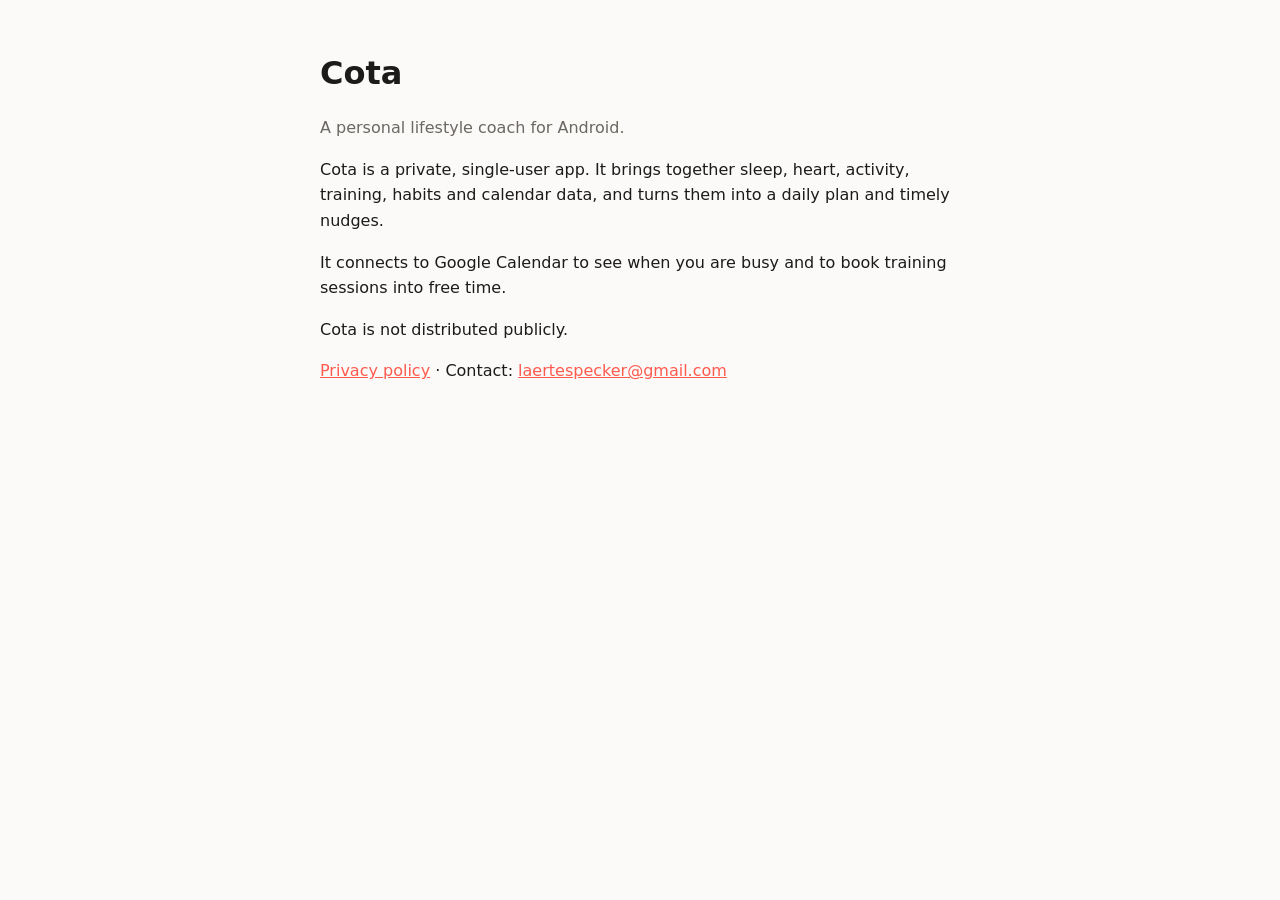
<file: index.html>
<!doctype html>
<html lang="en"><head><meta charset="utf-8"><meta name="viewport" content="width=device-width,initial-scale=1">
<title>Cota</title><link rel="stylesheet" href="style.css"></head>
<body><main>
<h1>Cota</h1>
<p class="mute">A personal lifestyle coach for Android.</p>
<p>Cota is a private, single-user app. It brings together sleep, heart, activity, training, habits and calendar data, and turns them into a daily plan and timely nudges.</p>
<p>It connects to Google Calendar to see when you are busy and to book training sessions into free time.</p>
<p>Cota is not distributed publicly.</p>
<p><a href="privacy.html">Privacy policy</a> · Contact: <a href="mailto:laertespecker@gmail.com">laertespecker@gmail.com</a></p>
</main></body></html>
</file>
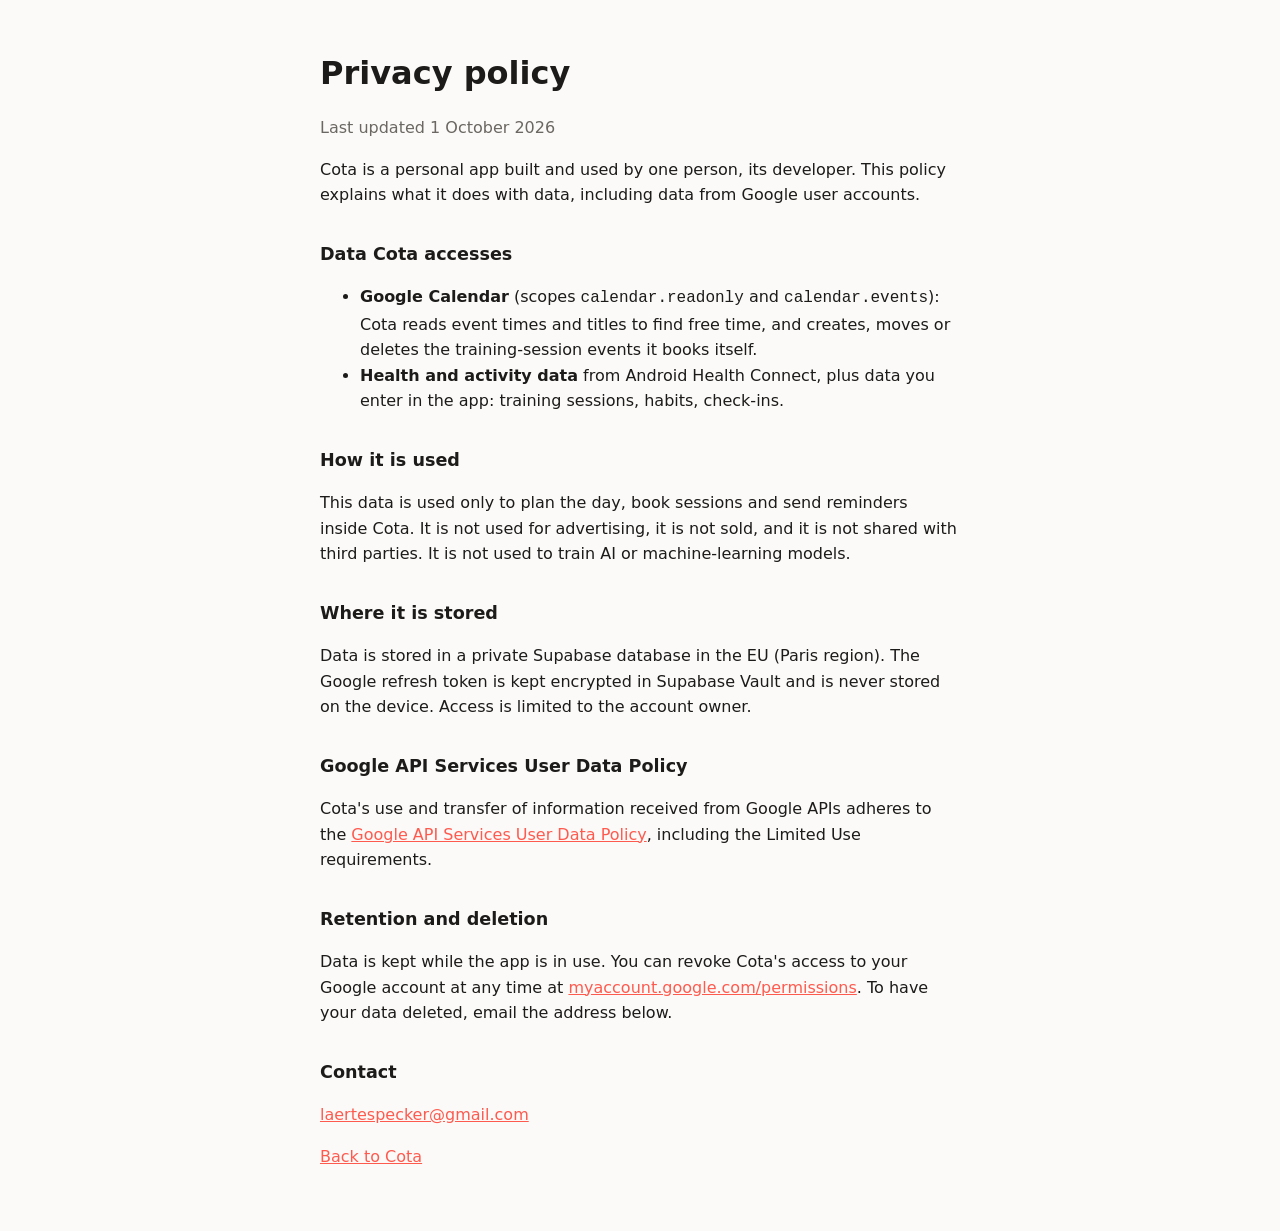
<file: privacy.html>
<!doctype html>
<html lang="en"><head><meta charset="utf-8"><meta name="viewport" content="width=device-width,initial-scale=1">
<title>Cota privacy policy</title><link rel="stylesheet" href="style.css"></head>
<body><main>
<h1>Privacy policy</h1>
<p class="mute">Last updated 1 October 2026</p>

<p>Cota is a personal app built and used by one person, its developer. This policy explains what it does with data, including data from Google user accounts.</p>

<h2>Data Cota accesses</h2>
<ul>
<li><strong>Google Calendar</strong> (scopes <code>calendar.readonly</code> and <code>calendar.events</code>): Cota reads event times and titles to find free time, and creates, moves or deletes the training-session events it books itself.</li>
<li><strong>Health and activity data</strong> from Android Health Connect, plus data you enter in the app: training sessions, habits, check-ins.</li>
</ul>

<h2>How it is used</h2>
<p>This data is used only to plan the day, book sessions and send reminders inside Cota. It is not used for advertising, it is not sold, and it is not shared with third parties. It is not used to train AI or machine-learning models.</p>

<h2>Where it is stored</h2>
<p>Data is stored in a private Supabase database in the EU (Paris region). The Google refresh token is kept encrypted in Supabase Vault and is never stored on the device. Access is limited to the account owner.</p>

<h2>Google API Services User Data Policy</h2>
<p>Cota's use and transfer of information received from Google APIs adheres to the <a href="https://developers.google.com/terms/api-services-user-data-policy">Google API Services User Data Policy</a>, including the Limited Use requirements.</p>

<h2>Retention and deletion</h2>
<p>Data is kept while the app is in use. You can revoke Cota's access to your Google account at any time at <a href="https://myaccount.google.com/permissions">myaccount.google.com/permissions</a>. To have your data deleted, email the address below.</p>

<h2>Contact</h2>
<p><a href="mailto:laertespecker@gmail.com">laertespecker@gmail.com</a></p>
<p><a href="./">Back to Cota</a></p>
</main></body></html>
</file>
<file: style.css>
:root{--bg:#fbfaf8;--fg:#1c1b1a;--mute:#6b6762;--accent:#FF5A4E}
@media (prefers-color-scheme:dark){:root{--bg:#141312;--fg:#ecebe8;--mute:#9a958f}}
body{margin:0;background:var(--bg);color:var(--fg);font:16px/1.6 system-ui,-apple-system,sans-serif}
main{max-width:640px;margin:0 auto;padding:48px 16px}
h1{font-size:2rem;margin:0 0 8px}h2{font-size:1.1rem;margin-top:32px}
a{color:var(--accent)}.mute{color:var(--mute)}
</file>
